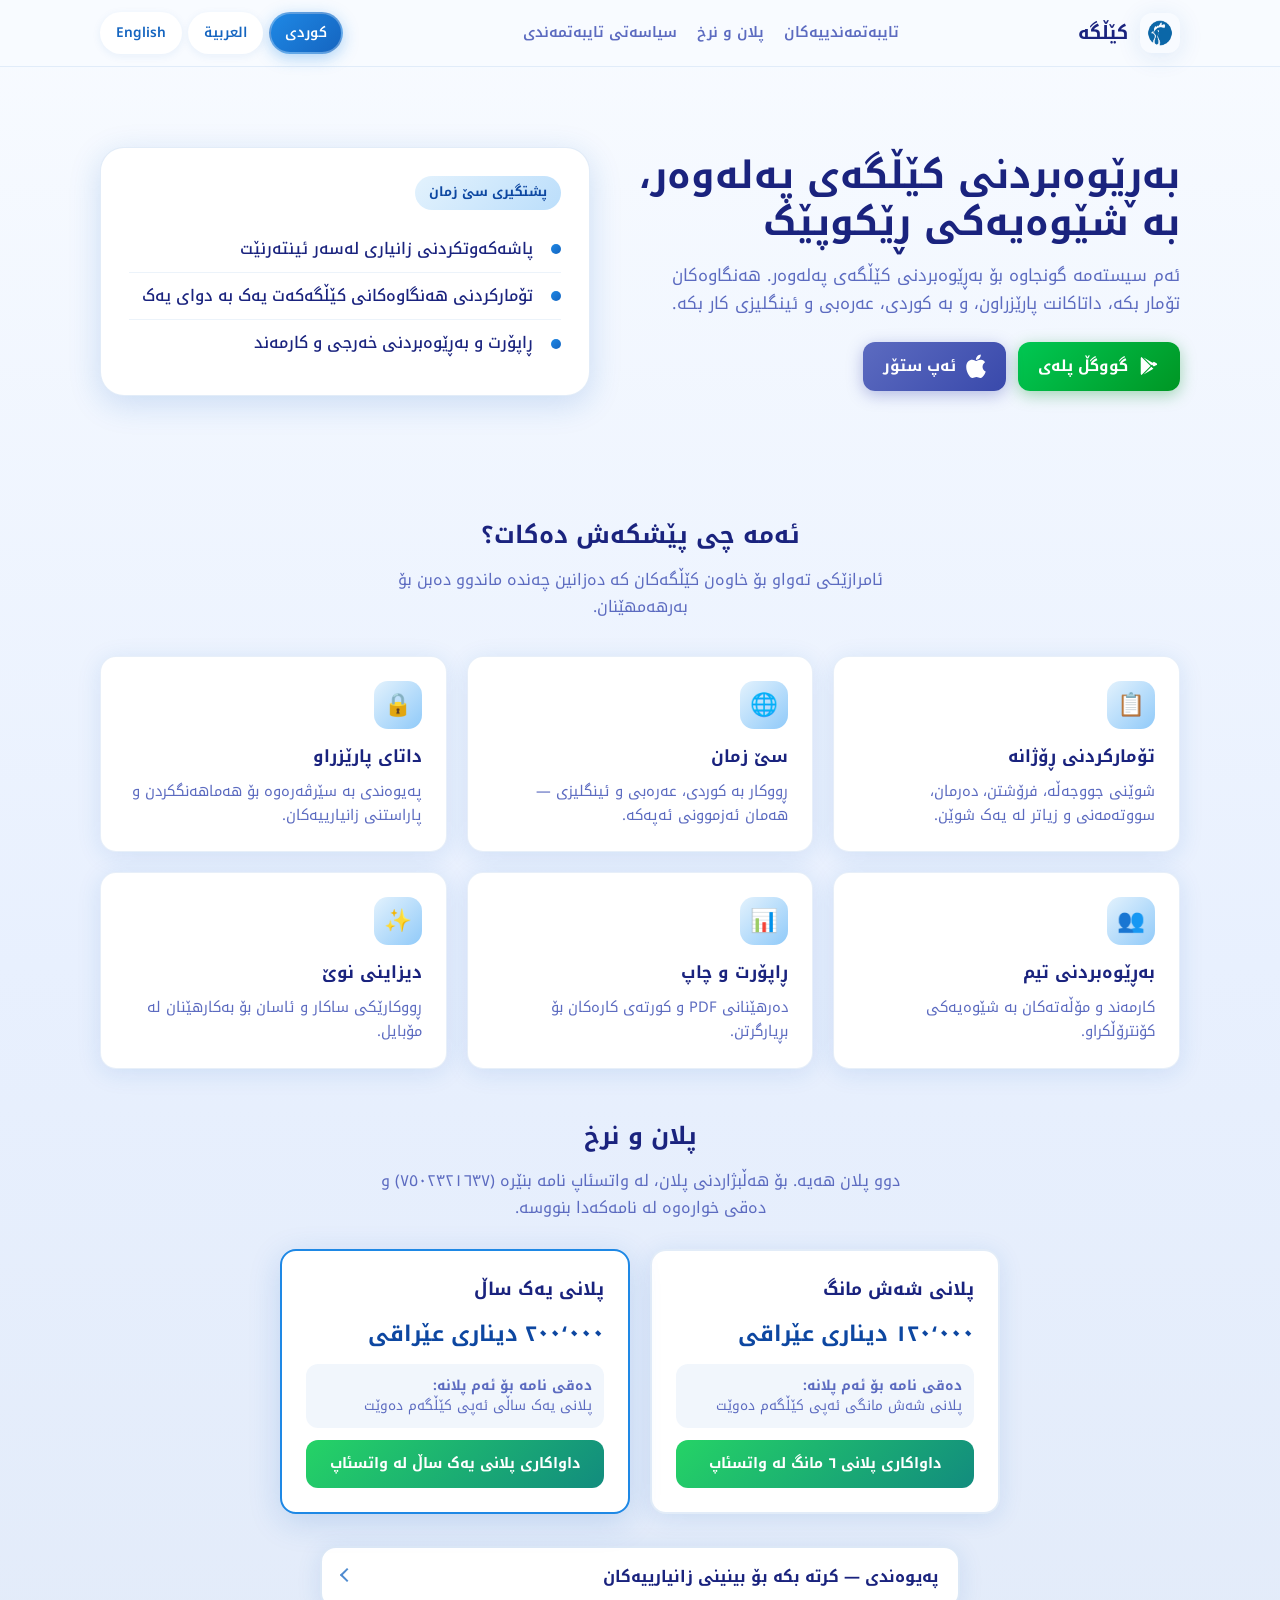
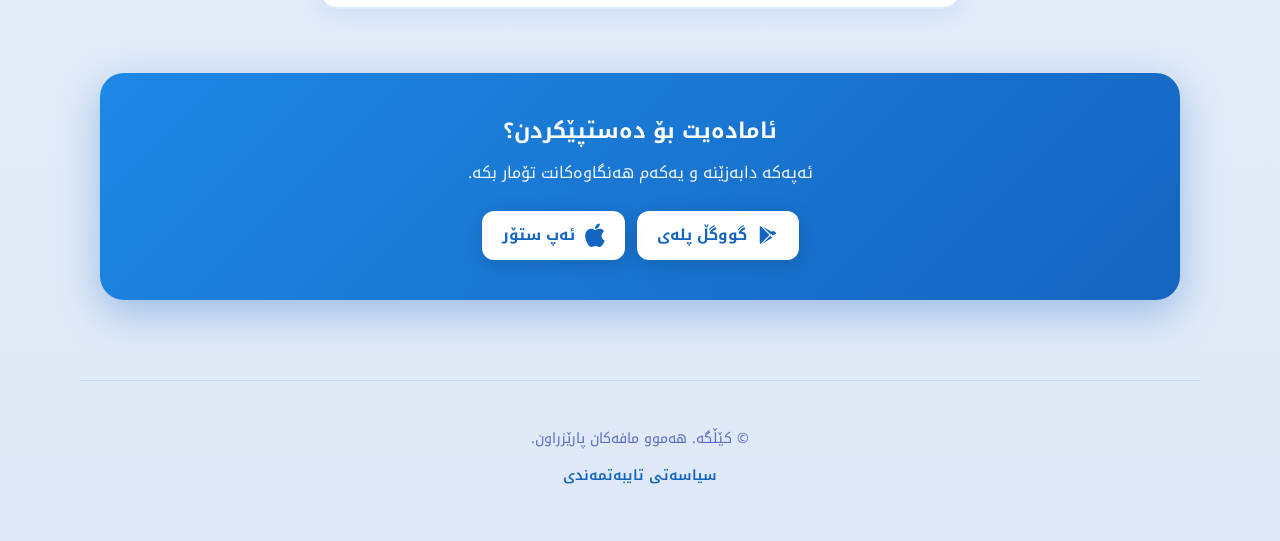
<file: index.html>
<!DOCTYPE html>
<html lang="ckb" dir="rtl">
  <head>
    <meta charset="utf-8" />
    <meta name="viewport" content="width=device-width, initial-scale=1" />
    <meta
      name="description"
      content="Kelga — broiler farm management (KU/AR/EN). Plans from 120,000 IQD. Google Play & App Store."
    />
    <title>کێڵگە</title>
    <link rel="preconnect" href="https://fonts.googleapis.com" />
    <link rel="preconnect" href="https://fonts.gstatic.com" crossorigin />
    <link
      href="https://fonts.googleapis.com/css2?family=Inter:wght@400;500;600;700&family=Noto+Kufi+Arabic:wght@400;500;600;700&display=swap"
      rel="stylesheet"
    />
    <link rel="stylesheet" href="css/styles.css" />
    <link rel="icon" href="assets/logo.png" type="image/png" />
  </head>
  <body>
    <header class="site-header">
      <div class="header-inner">
        <a class="brand" href="index.html">
          <img src="assets/logo.png" width="40" height="40" alt="" />
          <span data-i18n="brand">کێڵگە</span>
        </a>
        <nav class="nav-links" aria-label="Main">
          <a href="#features" data-i18n="navFeatures">تایبەتمەندییەکان</a>
          <a href="#pricing" data-i18n="navPricing">پلان و نرخ</a>
          <a href="privacy.html" data-i18n="navPrivacy">سیاسەتی تایبەتمەندی</a>
        </nav>
        <div class="lang-switch" role="group" aria-label="Language">
          <button type="button" data-lang="ku" aria-pressed="true">کوردی</button>
          <button type="button" data-lang="ar" aria-pressed="false">العربية</button>
          <button type="button" data-lang="en" aria-pressed="false">English</button>
        </div>
      </div>
    </header>

    <main>
      <section class="hero">
        <div class="hero-copy">
          <h1 data-i18n="heroTitle">بەڕێوەبردنی کێڵگەی پەلەوەر، بە شێوەیەکی ڕێکوپێک</h1>
          <p class="tagline" data-i18n="heroSub"></p>
          <div class="store-row">
            <a
              class="btn-store btn-store--play"
              id="link-play"
              href="https://play.google.com/store/apps/details?id=com.karoxghafoor.kelga"
              target="_blank"
              rel="noopener noreferrer"
            >
              <svg width="22" height="22" viewBox="0 0 24 24" fill="currentColor" aria-hidden="true">
                <path
                  d="M3 20.5v-17c0-.59.34-1.11.84-1.35L13.69 12l-9.85 9.85c-.5-.24-.84-.76-.84-1.35zm13.81-5.38L6.05 21.34l8.49-8.49 2.27 2.27zm3.35-4.31l-2.91 1.68-2.63-2.63 2.63-2.63 2.91 1.68c.91.53.91 1.83 0 2.36zM6.05 2.66l10.76 6.22-2.27 2.27L6.05 2.66z"
                />
              </svg>
              <span data-i18n="dlPlay">گووگڵ پلەی</span>
            </a>
            <a
              class="btn-store btn-store--ios"
              id="link-ios"
              href="https://apps.apple.com/us/search?term=Kelga&entity=software"
              target="_blank"
              rel="noopener noreferrer"
            >
              <svg width="20" height="24" viewBox="0 0 814 1000" fill="currentColor" aria-hidden="true">
                <path
                  d="M788.1 340.9c-5.8 4.5-108.2 62.2-108.2 190.5 0 148.4 130.3 200.9 134.2 202.2-.6 3.2-20.7 71.9-68.7 141.9-42.8 61.6-87.5 123.1-155.5 123.1s-85.5-39.5-164-39.5c-76.5 0-103.3 40.8-165.9 40.8s-105.6-57-155.5-127C46.5 790.4 0 663 0 541.8c0-194.4 126.4-297.5 250.8-297.5 66.2 0 121.7 43.4 163.4 43.4 39.8 0 101.1-46 176.3-46 28.5 0 130.9 2.6 198.3 99.2zm-234-163.3c31.4-37.5 53.1-88.1 53.1-139.3 0-7.1-.6-14.3-1.9-20.1-50.6 1.9-110.8 33.7-147.1 75.8-28.5 32.4-55.1 83.6-55.1 133.9 0 7.8 1.3 15.6 1.9 18.1 1.3.6 3.9 1.3 6.5 1.3 45.5 0 102.6-30.4 142.5-69.7z"
                />
              </svg>
              <span data-i18n="dlIos">ئەپ ستۆر</span>
            </a>
          </div>
        </div>
        <div class="hero-visual">
          <div class="hero-card">
            <span class="badge" data-i18n="heroBadge">پشتگیری سێ زمان</span>
            <ul>
              <li data-i18n="li1"></li>
              <li data-i18n="li2"></li>
              <li data-i18n="li3"></li>
            </ul>
          </div>
        </div>
      </section>

      <h2 class="section-title" id="features" data-i18n="sectionFeatures">ئەمە چی پێشکەش دەکات؟</h2>
      <p class="section-sub" data-i18n="sectionFeaturesSub"></p>

      <div class="features">
        <article class="feature-card">
          <div class="icon" aria-hidden="true">📋</div>
          <h3 data-i18n="f1t"></h3>
          <p data-i18n="f1d"></p>
        </article>
        <article class="feature-card">
          <div class="icon" aria-hidden="true">🌐</div>
          <h3 data-i18n="f2t"></h3>
          <p data-i18n="f2d"></p>
        </article>
        <article class="feature-card">
          <div class="icon" aria-hidden="true">🔒</div>
          <h3 data-i18n="f3t"></h3>
          <p data-i18n="f3d"></p>
        </article>
        <article class="feature-card">
          <div class="icon" aria-hidden="true">👥</div>
          <h3 data-i18n="f4t"></h3>
          <p data-i18n="f4d"></p>
        </article>
        <article class="feature-card">
          <div class="icon" aria-hidden="true">📊</div>
          <h3 data-i18n="f5t"></h3>
          <p data-i18n="f5d"></p>
        </article>
        <article class="feature-card">
          <div class="icon" aria-hidden="true">✨</div>
          <h3 data-i18n="f6t"></h3>
          <p data-i18n="f6d"></p>
        </article>
      </div>

      <section id="pricing" class="pricing-section">
        <h2 class="section-title" data-i18n="sectionPricing">پلان و نرخ</h2>
        <p class="pricing-intro" data-i18n="sectionPricingSub"></p>
        <div class="pricing-grid">
          <article class="plan-card">
            <h3 data-i18n="plan6Title"></h3>
            <p class="price" data-i18n="plan6Price"></p>
            <p class="plan-msg">
              <strong data-i18n="plan6MsgLabel"></strong><br />
              <span data-i18n="plan6Msg"></span>
            </p>
            <a
              class="btn-whatsapp"
              id="link-whatsapp-6"
              href="https://wa.me/9647502321637"
              target="_blank"
              rel="noopener noreferrer"
            >
              <span data-i18n="btnWhatsApp6"></span>
            </a>
          </article>
          <article class="plan-card plan-card--featured">
            <h3 data-i18n="plan12Title"></h3>
            <p class="price" data-i18n="plan12Price"></p>
            <p class="plan-msg">
              <strong data-i18n="plan12MsgLabel"></strong><br />
              <span data-i18n="plan12Msg"></span>
            </p>
            <a
              class="btn-whatsapp"
              id="link-whatsapp-12"
              href="https://wa.me/9647502321637"
              target="_blank"
              rel="noopener noreferrer"
            >
              <span data-i18n="btnWhatsApp12"></span>
            </a>
          </article>
        </div>

        <details class="contact-disclosure">
          <summary class="contact-disclosure__summary">
            <span data-i18n="contactToggle">پەیوەندی — کرتە بکە بۆ بینینی زانیارییەکان</span>
            <span class="contact-disclosure__chev" aria-hidden="true"></span>
          </summary>
          <div class="contact-block contact-block--panel">
            <h3 data-i18n="contactTitle"></h3>
            <ul class="contact-list">
              <li>
                <span class="label" data-i18n="contactEmailLabel"></span>
                <a id="link-email" href="mailto:karox.ghafoor@gmail.com">karox.ghafoor@gmail.com</a>
              </li>
              <li>
                <span class="label" data-i18n="contactWhatsAppLabel"></span>
                <a
                  id="link-whatsapp-contact"
                  href="https://wa.me/9647502321637"
                  target="_blank"
                  rel="noopener noreferrer"
                  >7502321637</a
                >
              </li>
              <li>
                <span class="label" data-i18n="contactTelegramLabel"></span>
                <a href="https://t.me/+9647502321637" target="_blank" rel="noopener noreferrer">7502321637</a>
              </li>
              <li>
                <span class="label" data-i18n="contactFacebookLabel"></span>
                <a id="link-facebook" href="https://www.facebook.com/systemkelga" target="_blank" rel="noopener noreferrer"
                  >facebook.com/systemkelga</a
                >
              </li>
            </ul>
          </div>
        </details>
      </section>

      <section class="cta-band">
        <h2 data-i18n="ctaTitle"></h2>
        <p data-i18n="ctaSub"></p>
        <div class="store-row">
          <a
            class="btn-store btn-store--play"
            href="https://play.google.com/store/apps/details?id=com.karoxghafoor.kelga"
            target="_blank"
            rel="noopener noreferrer"
            data-cta-play
          >
            <svg width="22" height="22" viewBox="0 0 24 24" fill="currentColor" aria-hidden="true">
              <path
                d="M3 20.5v-17c0-.59.34-1.11.84-1.35L13.69 12l-9.85 9.85c-.5-.24-.84-.76-.84-1.35zm13.81-5.38L6.05 21.34l8.49-8.49 2.27 2.27zm3.35-4.31l-2.91 1.68-2.63-2.63 2.63-2.63 2.91 1.68c.91.53.91 1.83 0 2.36zM6.05 2.66l10.76 6.22-2.27 2.27L6.05 2.66z"
              />
            </svg>
            <span data-i18n="dlPlay">گووگڵ پلەی</span>
          </a>
          <a
            class="btn-store btn-store--ios"
            href="https://apps.apple.com/us/search?term=Kelga&entity=software"
            target="_blank"
            rel="noopener noreferrer"
            data-cta-ios
          >
            <svg width="20" height="24" viewBox="0 0 814 1000" fill="currentColor" aria-hidden="true">
              <path
                d="M788.1 340.9c-5.8 4.5-108.2 62.2-108.2 190.5 0 148.4 130.3 200.9 134.2 202.2-.6 3.2-20.7 71.9-68.7 141.9-42.8 61.6-87.5 123.1-155.5 123.1s-85.5-39.5-164-39.5c-76.5 0-103.3 40.8-165.9 40.8s-105.6-57-155.5-127C46.5 790.4 0 663 0 541.8c0-194.4 126.4-297.5 250.8-297.5 66.2 0 121.7 43.4 163.4 43.4 39.8 0 101.1-46 176.3-46 28.5 0 130.9 2.6 198.3 99.2zm-234-163.3c31.4-37.5 53.1-88.1 53.1-139.3 0-7.1-.6-14.3-1.9-20.1-50.6 1.9-110.8 33.7-147.1 75.8-28.5 32.4-55.1 83.6-55.1 133.9 0 7.8 1.3 15.6 1.9 18.1 1.3.6 3.9 1.3 6.5 1.3 45.5 0 102.6-30.4 142.5-69.7z"
              />
            </svg>
            <span data-i18n="dlIos">ئەپ ستۆر</span>
          </a>
        </div>
      </section>
    </main>

    <footer class="site-footer">
      <p data-i18n="footerCopy"></p>
      <p><a href="privacy.html" data-i18n="navPrivacy"></a></p>
    </footer>

    <script src="js/i18n.js"></script>
    <script>
      KelgaI18n.init();
    </script>
  </body>
</html>
</file>
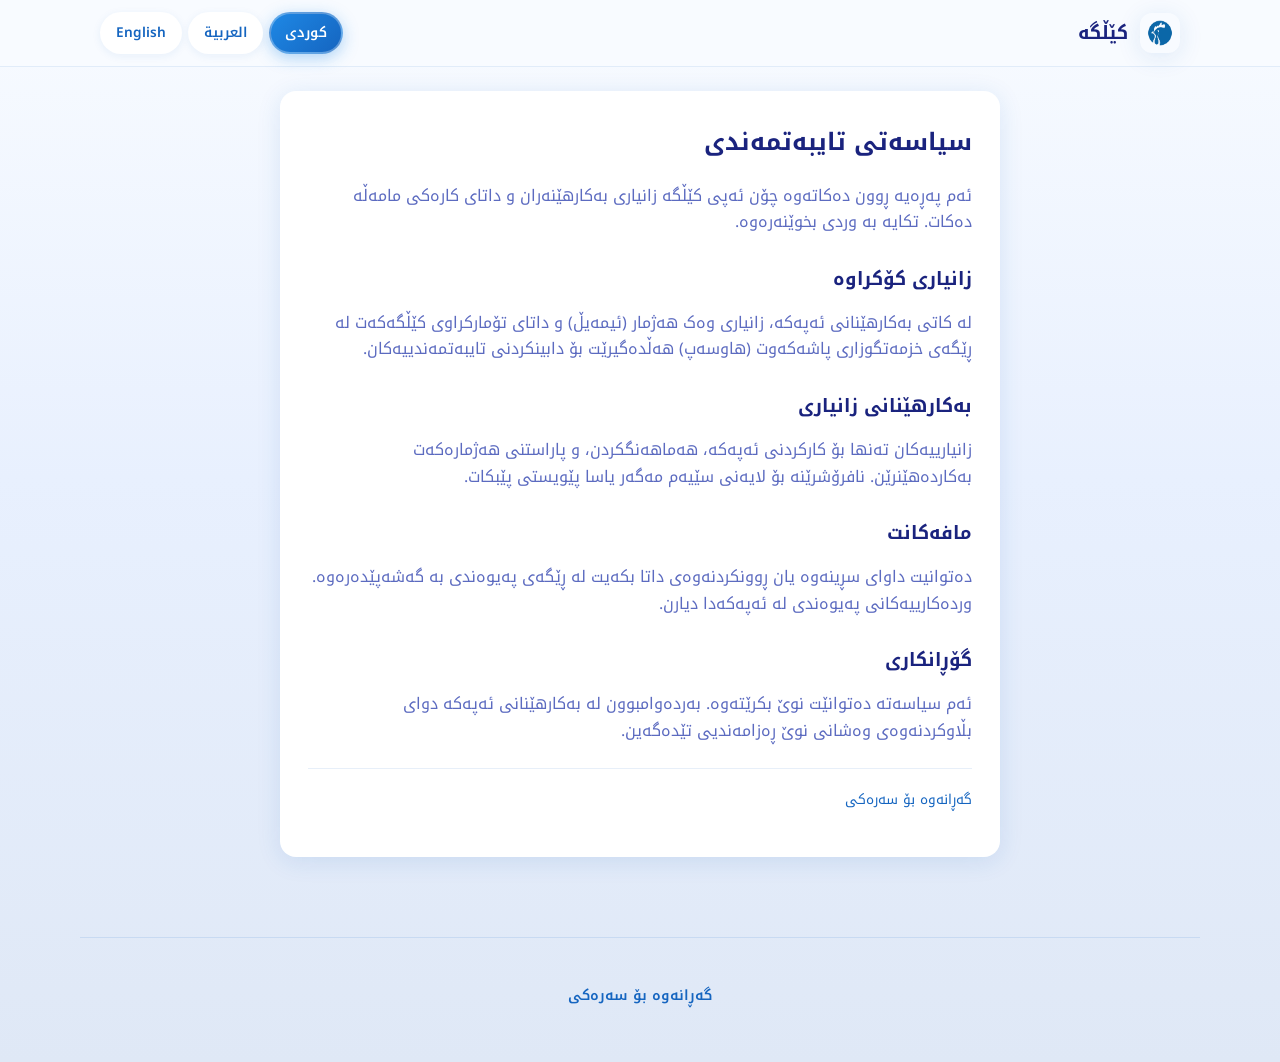
<file: privacy.html>
<!DOCTYPE html>
<html lang="ckb" dir="rtl">
  <head>
    <meta charset="utf-8" />
    <meta name="viewport" content="width=device-width, initial-scale=1" />
    <title>سیاسەتی تایبەتمەندی — کێڵگە</title>
    <link rel="preconnect" href="https://fonts.googleapis.com" />
    <link rel="preconnect" href="https://fonts.gstatic.com" crossorigin />
    <link
      href="https://fonts.googleapis.com/css2?family=Inter:wght@400;500;600;700&family=Noto+Kufi+Arabic:wght@400;500;600;700&display=swap"
      rel="stylesheet"
    />
    <link rel="stylesheet" href="css/styles.css" />
    <link rel="icon" href="assets/logo.png" type="image/png" />
  </head>
  <body>
    <header class="site-header">
      <div class="header-inner">
        <a class="brand" href="index.html">
          <img src="assets/logo.png" width="40" height="40" alt="" />
          <span data-i18n="brand">کێڵگە</span>
        </a>
        <div class="lang-switch" role="group" aria-label="Language">
          <button type="button" data-lang="ku" aria-pressed="true">کوردی</button>
          <button type="button" data-lang="ar" aria-pressed="false">العربية</button>
          <button type="button" data-lang="en" aria-pressed="false">English</button>
        </div>
      </div>
    </header>

    <main style="padding-top: 24px">
      <article class="prose">
        <h1 data-i18n="h1">سیاسەتی تایبەتمەندی</h1>
        <p data-i18n="lead"></p>
        <h2 data-i18n="s1h"></h2>
        <p data-i18n="s1p"></p>
        <h2 data-i18n="s2h"></h2>
        <p data-i18n="s2p"></p>
        <h2 data-i18n="s3h"></h2>
        <p data-i18n="s3p"></p>
        <h2 data-i18n="s4h"></h2>
        <p data-i18n="s4p"></p>
        <p class="lang-note"><a href="index.html" data-i18n="back"></a></p>
      </article>
    </main>

    <footer class="site-footer">
      <p><a href="index.html" data-i18n="back"></a></p>
    </footer>

    <script src="js/i18n.js"></script>
    <script>
      KelgaI18n.initPrivacy();
    </script>
  </body>
</html>
</file>
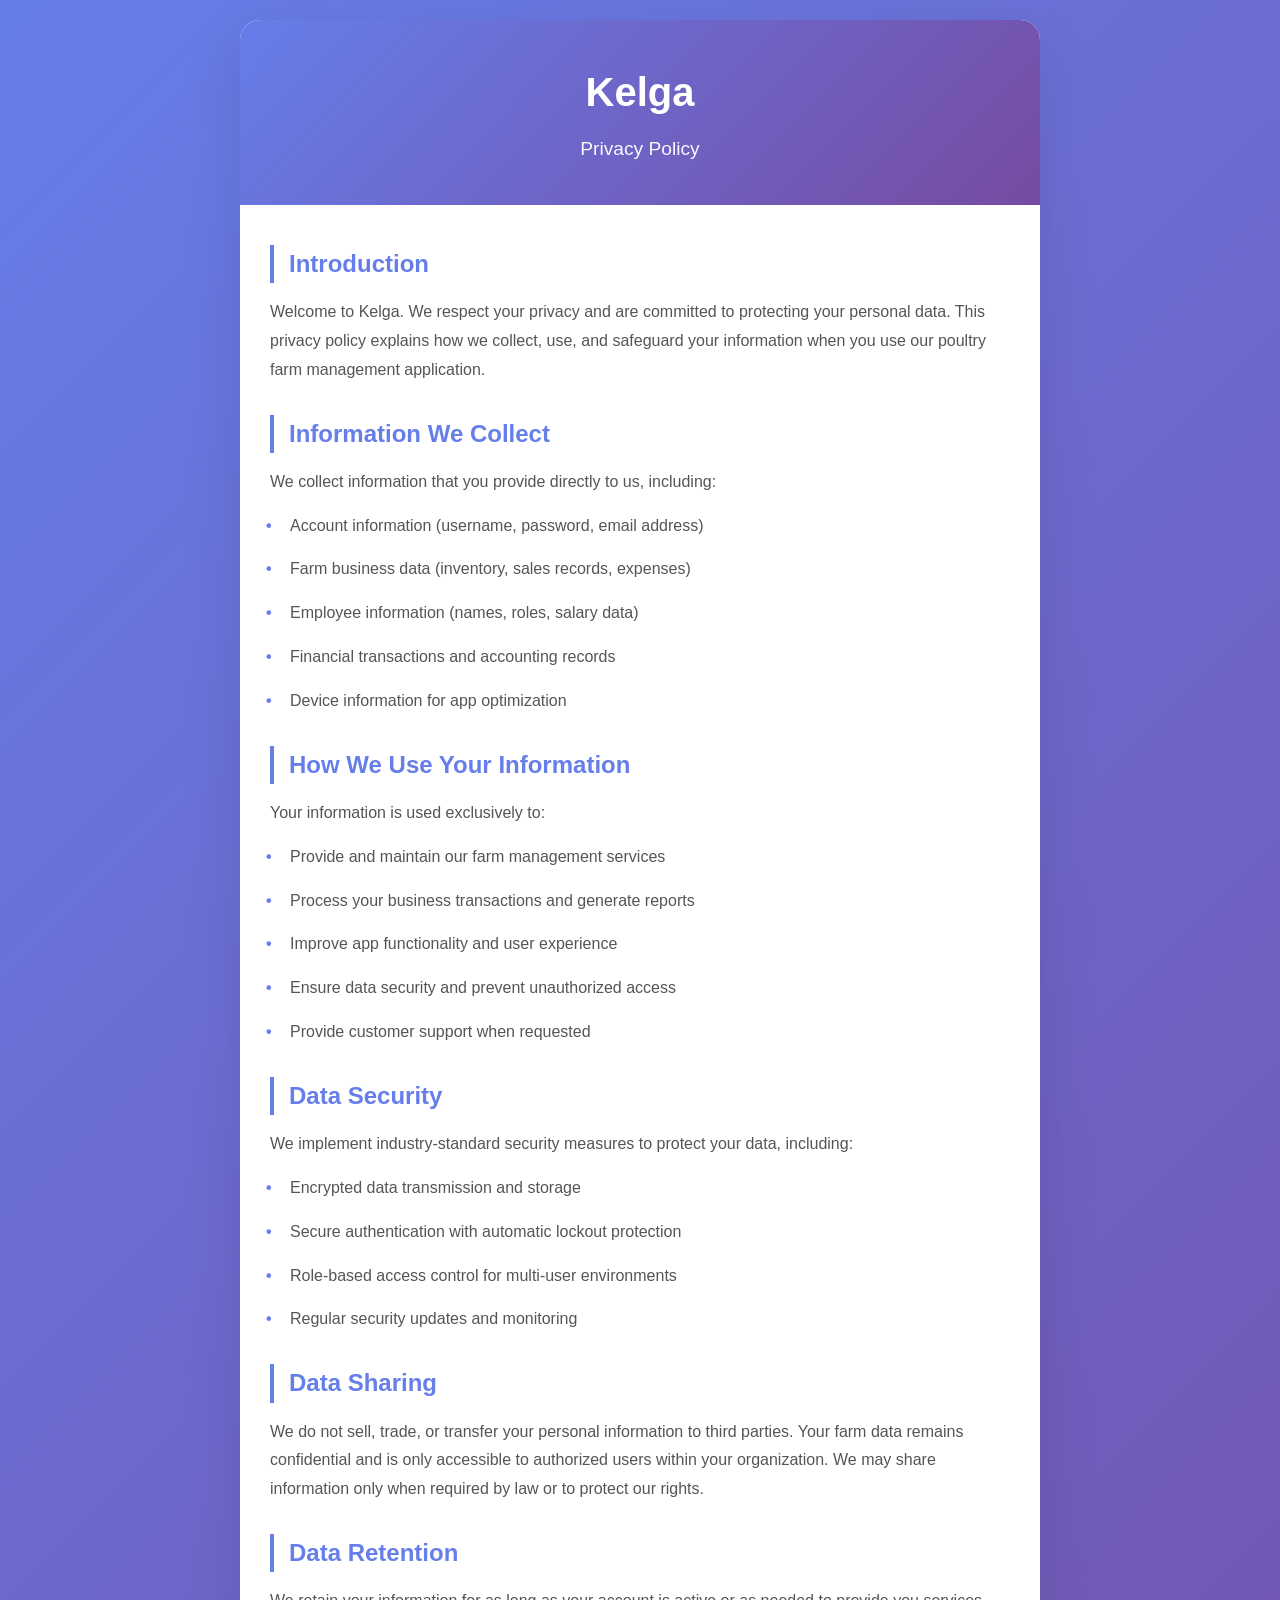
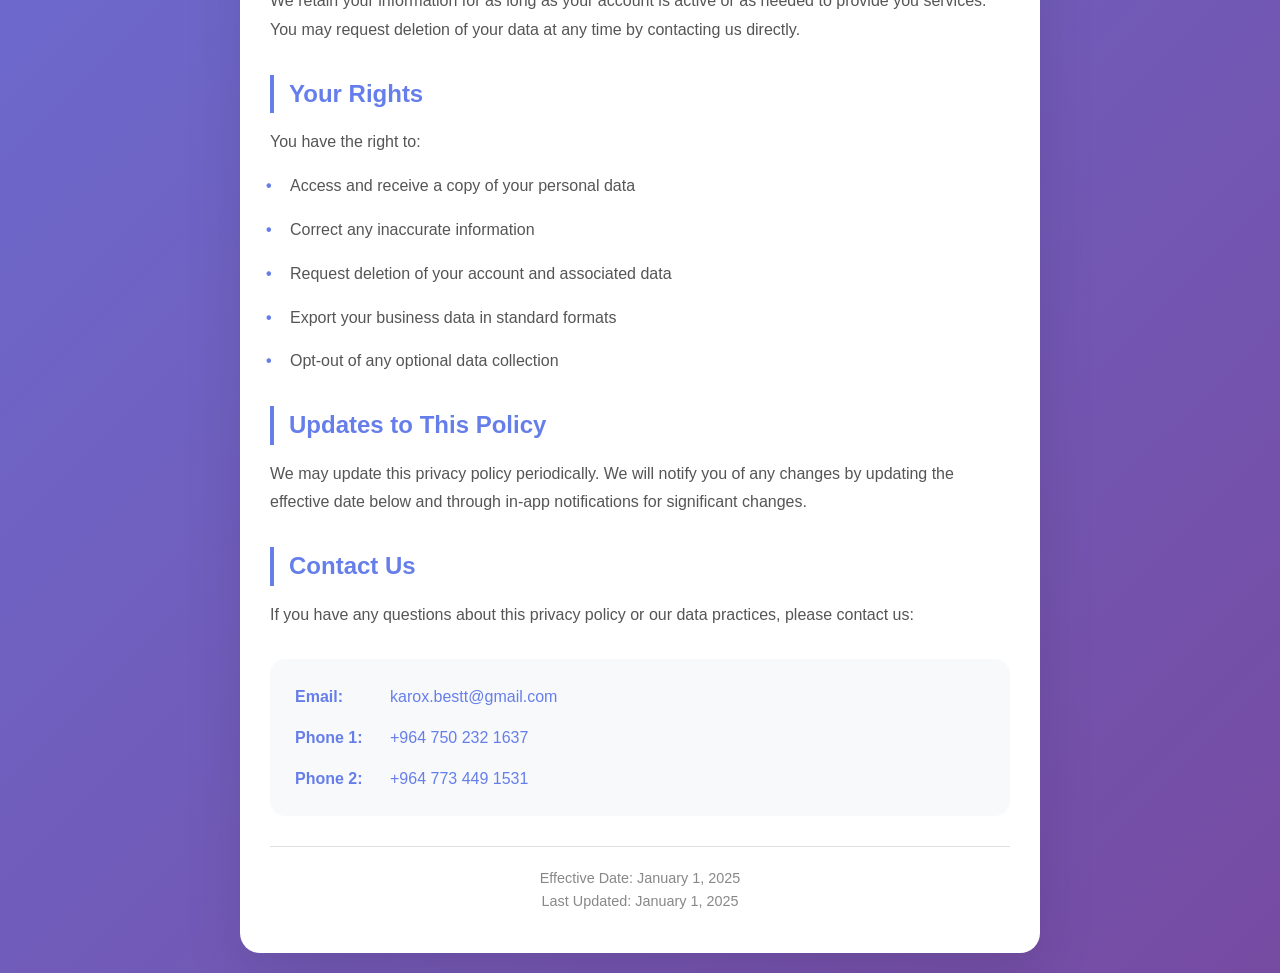
<file: privacy_policy.html>
<!DOCTYPE html>
<html lang="en">
<head>
    <meta charset="UTF-8">
    <meta name="viewport" content="width=device-width, initial-scale=1.0">
    <title>Privacy Policy - Kelga</title>
    <style>
        * {
            margin: 0;
            padding: 0;
            box-sizing: border-box;
        }
        
        body {
            font-family: -apple-system, BlinkMacSystemFont, 'Segoe UI', Roboto, Oxygen, Ubuntu, sans-serif;
            line-height: 1.6;
            color: #333;
            background: linear-gradient(135deg, #667eea 0%, #764ba2 100%);
            min-height: 100vh;
            padding: 20px;
        }
        
        .container {
            max-width: 800px;
            margin: 0 auto;
            background: white;
            border-radius: 20px;
            box-shadow: 0 20px 60px rgba(0,0,0,0.1);
            overflow: hidden;
        }
        
        .header {
            background: linear-gradient(135deg, #667eea 0%, #764ba2 100%);
            color: white;
            padding: 40px 30px;
            text-align: center;
        }
        
        .app-name {
            font-size: 2.5em;
            font-weight: bold;
            margin-bottom: 10px;
        }
        
        .subtitle {
            font-size: 1.2em;
            opacity: 0.95;
        }
        
        .content {
            padding: 40px 30px;
        }
        
        h2 {
            color: #667eea;
            margin-top: 30px;
            margin-bottom: 15px;
            font-size: 1.5em;
            border-left: 4px solid #667eea;
            padding-left: 15px;
        }
        
        h2:first-child {
            margin-top: 0;
        }
        
        p, li {
            margin-bottom: 15px;
            color: #555;
            line-height: 1.8;
        }
        
        ul {
            list-style: none;
            padding-left: 20px;
        }
        
        ul li:before {
            content: "•";
            color: #667eea;
            font-weight: bold;
            display: inline-block;
            width: 1.5em;
            margin-left: -1.5em;
        }
        
        .contact-section {
            background: #f8f9fa;
            border-radius: 15px;
            padding: 25px;
            margin-top: 30px;
        }
        
        .contact-info {
            display: flex;
            flex-direction: column;
            gap: 15px;
        }
        
        .contact-item {
            display: flex;
            align-items: center;
            gap: 15px;
            color: #555;
        }
        
        .contact-label {
            font-weight: 600;
            color: #667eea;
            min-width: 80px;
        }
        
        .contact-value {
            color: #333;
        }
        
        a {
            color: #667eea;
            text-decoration: none;
            transition: color 0.3s ease;
        }
        
        a:hover {
            color: #764ba2;
            text-decoration: underline;
        }
        
        .effective-date {
            text-align: center;
            color: #888;
            font-size: 0.9em;
            margin-top: 30px;
            padding-top: 20px;
            border-top: 1px solid #e0e0e0;
        }
        
        @media (max-width: 600px) {
            .container {
                border-radius: 0;
            }
            
            body {
                padding: 0;
            }
            
            .content {
                padding: 30px 20px;
            }
            
            .app-name {
                font-size: 2em;
            }
            
            .contact-item {
                flex-direction: column;
                align-items: flex-start;
                gap: 5px;
            }
        }
    </style>
</head>
<body>
    <div class="container">
        <div class="header">
            <div class="app-name">Kelga</div>
            <div class="subtitle">Privacy Policy</div>
        </div>
        
        <div class="content">
            <h2>Introduction</h2>
            <p>Welcome to Kelga. We respect your privacy and are committed to protecting your personal data. This privacy policy explains how we collect, use, and safeguard your information when you use our poultry farm management application.</p>
            
            <h2>Information We Collect</h2>
            <p>We collect information that you provide directly to us, including:</p>
            <ul>
                <li>Account information (username, password, email address)</li>
                <li>Farm business data (inventory, sales records, expenses)</li>
                <li>Employee information (names, roles, salary data)</li>
                <li>Financial transactions and accounting records</li>
                <li>Device information for app optimization</li>
            </ul>
            
            <h2>How We Use Your Information</h2>
            <p>Your information is used exclusively to:</p>
            <ul>
                <li>Provide and maintain our farm management services</li>
                <li>Process your business transactions and generate reports</li>
                <li>Improve app functionality and user experience</li>
                <li>Ensure data security and prevent unauthorized access</li>
                <li>Provide customer support when requested</li>
            </ul>
            
            <h2>Data Security</h2>
            <p>We implement industry-standard security measures to protect your data, including:</p>
            <ul>
                <li>Encrypted data transmission and storage</li>
                <li>Secure authentication with automatic lockout protection</li>
                <li>Role-based access control for multi-user environments</li>
                <li>Regular security updates and monitoring</li>
            </ul>
            
            <h2>Data Sharing</h2>
            <p>We do not sell, trade, or transfer your personal information to third parties. Your farm data remains confidential and is only accessible to authorized users within your organization. We may share information only when required by law or to protect our rights.</p>
            
            <h2>Data Retention</h2>
            <p>We retain your information for as long as your account is active or as needed to provide you services. You may request deletion of your data at any time by contacting us directly.</p>
            
            <h2>Your Rights</h2>
            <p>You have the right to:</p>
            <ul>
                <li>Access and receive a copy of your personal data</li>
                <li>Correct any inaccurate information</li>
                <li>Request deletion of your account and associated data</li>
                <li>Export your business data in standard formats</li>
                <li>Opt-out of any optional data collection</li>
            </ul>
            
            <h2>Updates to This Policy</h2>
            <p>We may update this privacy policy periodically. We will notify you of any changes by updating the effective date below and through in-app notifications for significant changes.</p>
            
            <h2>Contact Us</h2>
            <p>If you have any questions about this privacy policy or our data practices, please contact us:</p>
            
            <div class="contact-section">
                <div class="contact-info">
                    <div class="contact-item">
                        <span class="contact-label">Email:</span>
                        <span class="contact-value"><a href="mailto:karox.bestt@gmail.com">karox.bestt@gmail.com</a></span>
                    </div>
                    <div class="contact-item">
                        <span class="contact-label">Phone 1:</span>
                        <span class="contact-value"><a href="tel:+9647502321637">+964 750 232 1637</a></span>
                    </div>
                    <div class="contact-item">
                        <span class="contact-label">Phone 2:</span>
                        <span class="contact-value"><a href="tel:+9647734491531">+964 773 449 1531</a></span>
                    </div>
                </div>
            </div>
            
            <div class="effective-date">
                Effective Date: January 1, 2025<br>
                Last Updated: January 1, 2025
            </div>
        </div>
    </div>
</body>
</html>
</file>
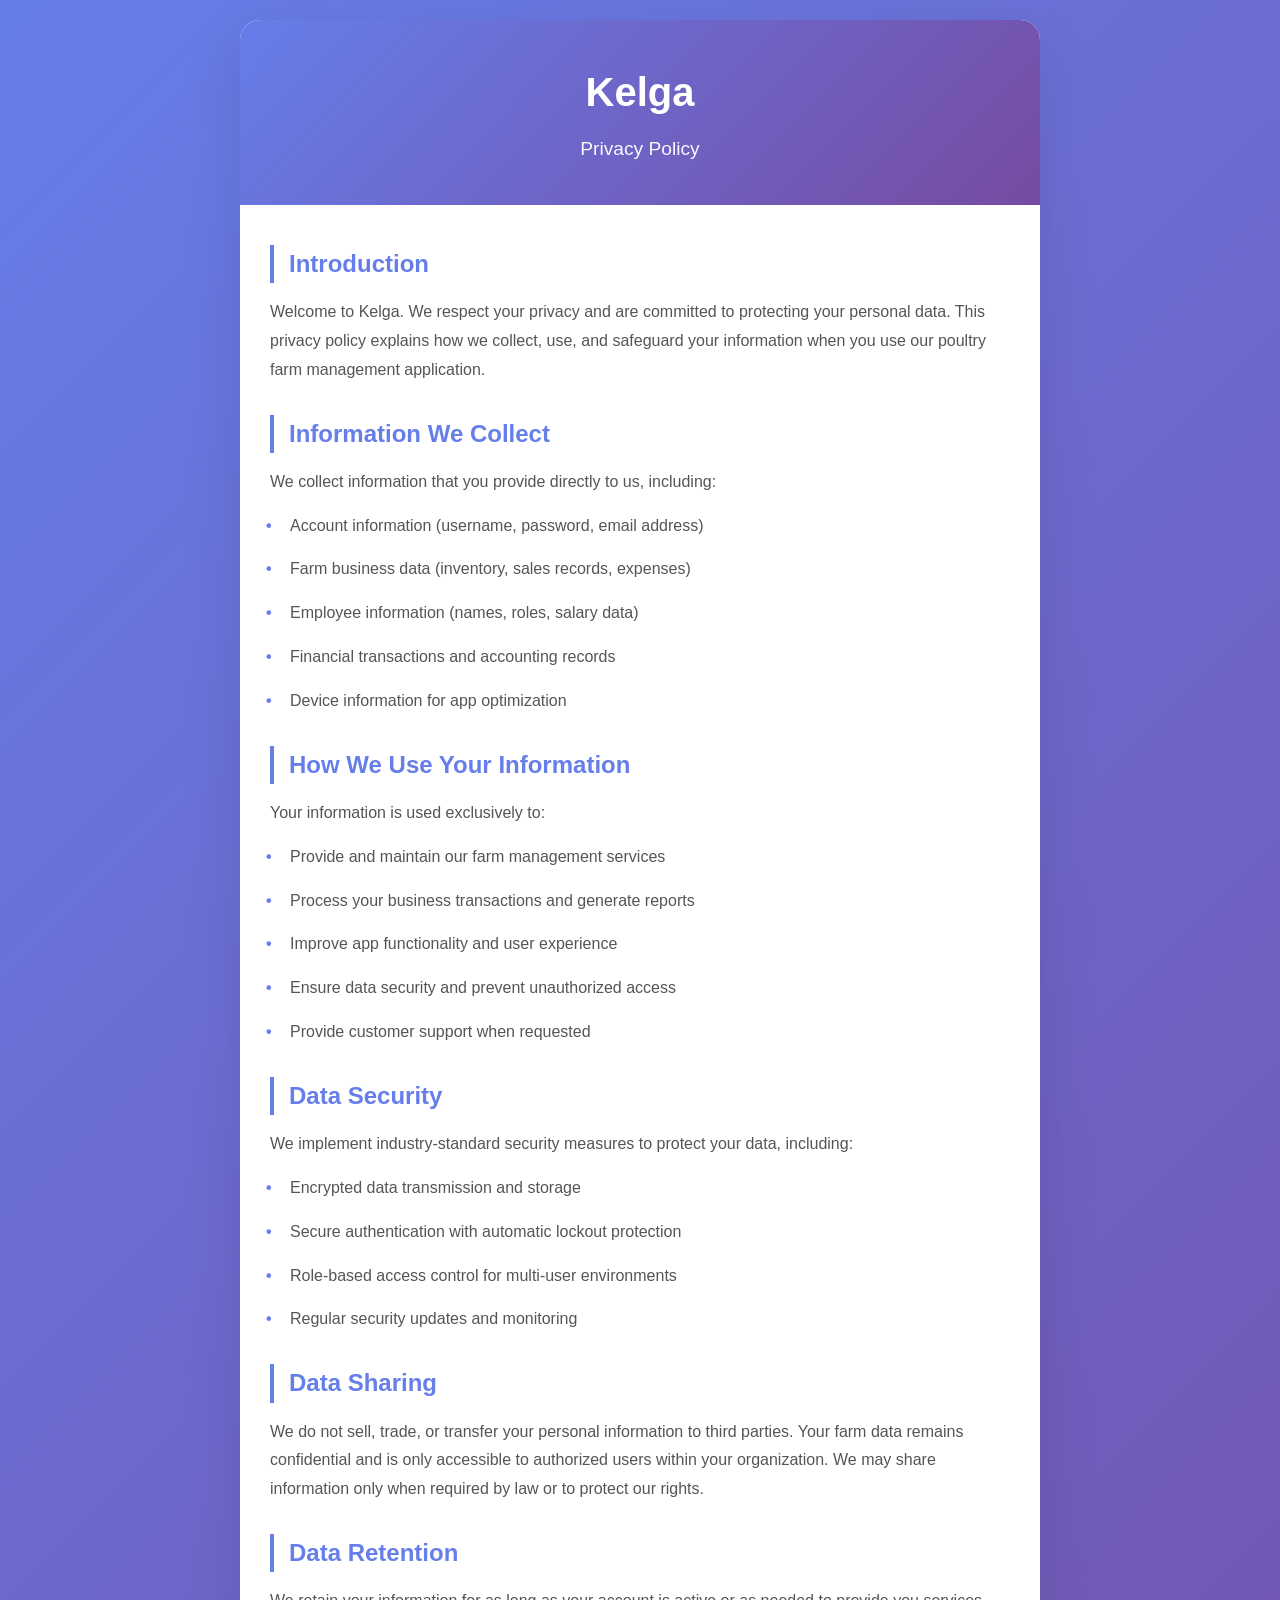
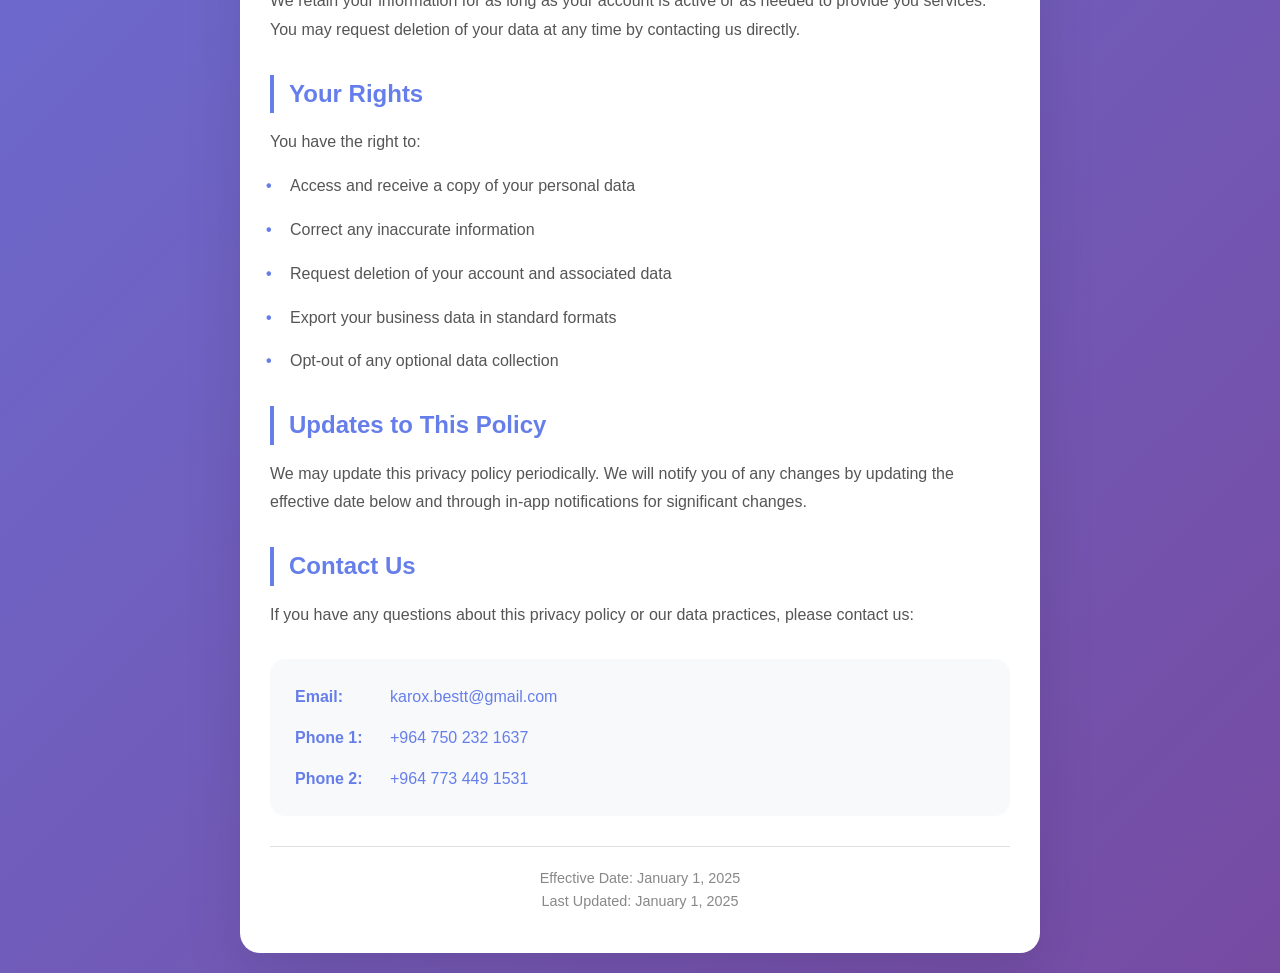
<file: privacypolicy.html>
<!DOCTYPE html>
<html lang="en">
<head>
    <meta charset="UTF-8">
    <meta name="viewport" content="width=device-width, initial-scale=1.0">
    <title>Privacy Policy</title>
    <style>
        * {
            margin: 0;
            padding: 0;
            box-sizing: border-box;
        }
        
        body {
            font-family: -apple-system, BlinkMacSystemFont, 'Segoe UI', Roboto, Oxygen, Ubuntu, sans-serif;
            line-height: 1.6;
            color: #333;
            background: linear-gradient(135deg, #667eea 0%, #764ba2 100%);
            min-height: 100vh;
            padding: 20px;
        }
        
        .container {
            max-width: 800px;
            margin: 0 auto;
            background: white;
            border-radius: 20px;
            box-shadow: 0 20px 60px rgba(0,0,0,0.1);
            overflow: hidden;
        }
        
        .header {
            background: linear-gradient(135deg, #667eea 0%, #764ba2 100%);
            color: white;
            padding: 40px 30px;
            text-align: center;
        }
        
        .app-name {
            font-size: 2.5em;
            font-weight: bold;
            margin-bottom: 10px;
        }
        
        .subtitle {
            font-size: 1.2em;
            opacity: 0.95;
        }
        
        .content {
            padding: 40px 30px;
        }
        
        h2 {
            color: #667eea;
            margin-top: 30px;
            margin-bottom: 15px;
            font-size: 1.5em;
            border-left: 4px solid #667eea;
            padding-left: 15px;
        }
        
        h2:first-child {
            margin-top: 0;
        }
        
        p, li {
            margin-bottom: 15px;
            color: #555;
            line-height: 1.8;
        }
        
        ul {
            list-style: none;
            padding-left: 20px;
        }
        
        ul li:before {
            content: "•";
            color: #667eea;
            font-weight: bold;
            display: inline-block;
            width: 1.5em;
            margin-left: -1.5em;
        }
        
        .contact-section {
            background: #f8f9fa;
            border-radius: 15px;
            padding: 25px;
            margin-top: 30px;
        }
        
        .contact-info {
            display: flex;
            flex-direction: column;
            gap: 15px;
        }
        
        .contact-item {
            display: flex;
            align-items: center;
            gap: 15px;
            color: #555;
        }
        
        .contact-label {
            font-weight: 600;
            color: #667eea;
            min-width: 80px;
        }
        
        .contact-value {
            color: #333;
        }
        
        a {
            color: #667eea;
            text-decoration: none;
            transition: color 0.3s ease;
        }
        
        a:hover {
            color: #764ba2;
            text-decoration: underline;
        }
        
        .effective-date {
            text-align: center;
            color: #888;
            font-size: 0.9em;
            margin-top: 30px;
            padding-top: 20px;
            border-top: 1px solid #e0e0e0;
        }
        
        @media (max-width: 600px) {
            .container {
                border-radius: 0;
            }
            
            body {
                padding: 0;
            }
            
            .content {
                padding: 30px 20px;
            }
            
            .app-name {
                font-size: 2em;
            }
            
            .contact-item {
                flex-direction: column;
                align-items: flex-start;
                gap: 5px;
            }
        }
    </style>
</head>
<body>
    <div class="container">
        <div class="header">
            <div class="app-name">Kelga</div>
            <div class="subtitle">Privacy Policy</div>
        </div>
        
        <div class="content">
            <h2>Introduction</h2>
            <p>Welcome to Kelga. We respect your privacy and are committed to protecting your personal data. This privacy policy explains how we collect, use, and safeguard your information when you use our poultry farm management application.</p>
            
            <h2>Information We Collect</h2>
            <p>We collect information that you provide directly to us, including:</p>
            <ul>
                <li>Account information (username, password, email address)</li>
                <li>Farm business data (inventory, sales records, expenses)</li>
                <li>Employee information (names, roles, salary data)</li>
                <li>Financial transactions and accounting records</li>
                <li>Device information for app optimization</li>
            </ul>
            
            <h2>How We Use Your Information</h2>
            <p>Your information is used exclusively to:</p>
            <ul>
                <li>Provide and maintain our farm management services</li>
                <li>Process your business transactions and generate reports</li>
                <li>Improve app functionality and user experience</li>
                <li>Ensure data security and prevent unauthorized access</li>
                <li>Provide customer support when requested</li>
            </ul>
            
            <h2>Data Security</h2>
            <p>We implement industry-standard security measures to protect your data, including:</p>
            <ul>
                <li>Encrypted data transmission and storage</li>
                <li>Secure authentication with automatic lockout protection</li>
                <li>Role-based access control for multi-user environments</li>
                <li>Regular security updates and monitoring</li>
            </ul>
            
            <h2>Data Sharing</h2>
            <p>We do not sell, trade, or transfer your personal information to third parties. Your farm data remains confidential and is only accessible to authorized users within your organization. We may share information only when required by law or to protect our rights.</p>
            
            <h2>Data Retention</h2>
            <p>We retain your information for as long as your account is active or as needed to provide you services. You may request deletion of your data at any time by contacting us directly.</p>
            
            <h2>Your Rights</h2>
            <p>You have the right to:</p>
            <ul>
                <li>Access and receive a copy of your personal data</li>
                <li>Correct any inaccurate information</li>
                <li>Request deletion of your account and associated data</li>
                <li>Export your business data in standard formats</li>
                <li>Opt-out of any optional data collection</li>
            </ul>
            
            <h2>Updates to This Policy</h2>
            <p>We may update this privacy policy periodically. We will notify you of any changes by updating the effective date below and through in-app notifications for significant changes.</p>
            
            <h2>Contact Us</h2>
            <p>If you have any questions about this privacy policy or our data practices, please contact us:</p>
            
            <div class="contact-section">
                <div class="contact-info">
                    <div class="contact-item">
                        <span class="contact-label">Email:</span>
                        <span class="contact-value"><a href="mailto:karox.bestt@gmail.com">karox.bestt@gmail.com</a></span>
                    </div>
                    <div class="contact-item">
                        <span class="contact-label">Phone 1:</span>
                        <span class="contact-value"><a href="tel:+9647502321637">+964 750 232 1637</a></span>
                    </div>
                    <div class="contact-item">
                        <span class="contact-label">Phone 2:</span>
                        <span class="contact-value"><a href="tel:+9647734491531">+964 773 449 1531</a></span>
                    </div>
                </div>
            </div>
            
            <div class="effective-date">
                Effective Date: January 1, 2025<br>
                Last Updated: January 1, 2025
            </div>
        </div>
    </div>
</body>
</html>
</file>
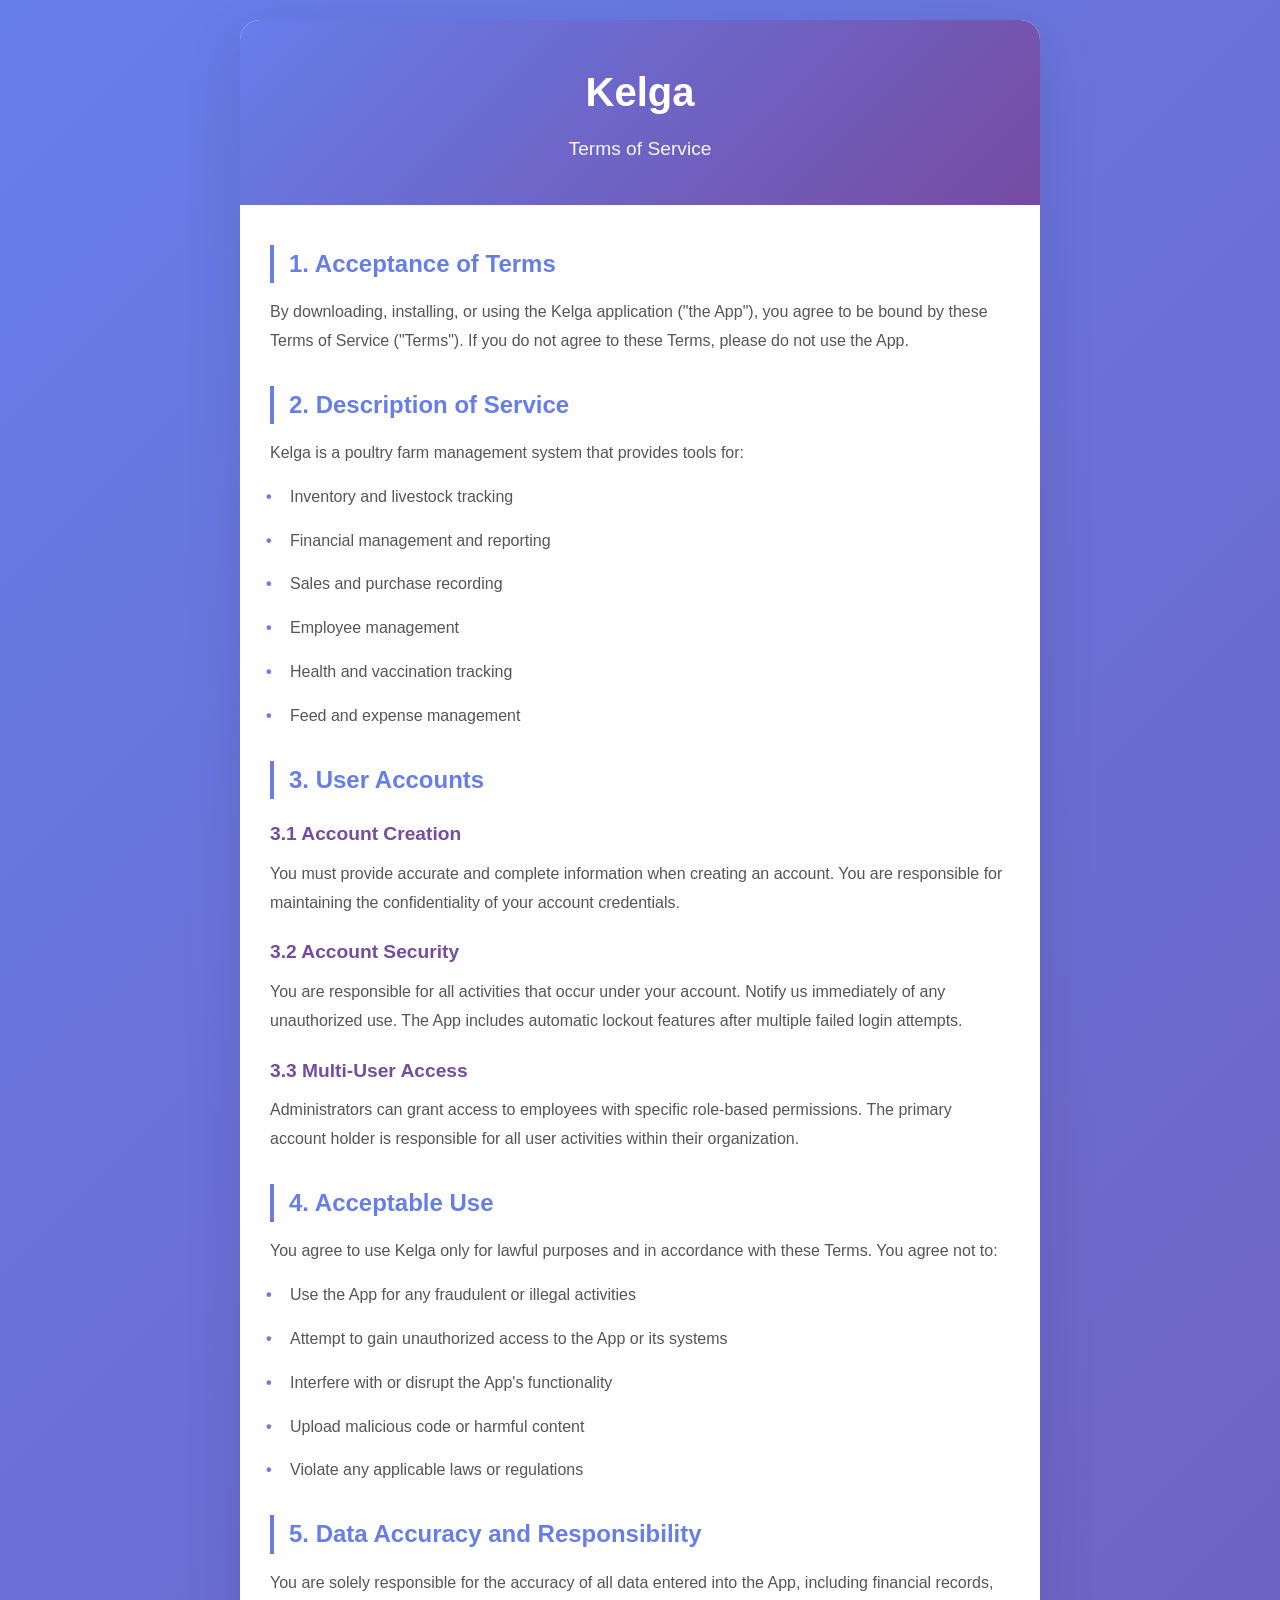
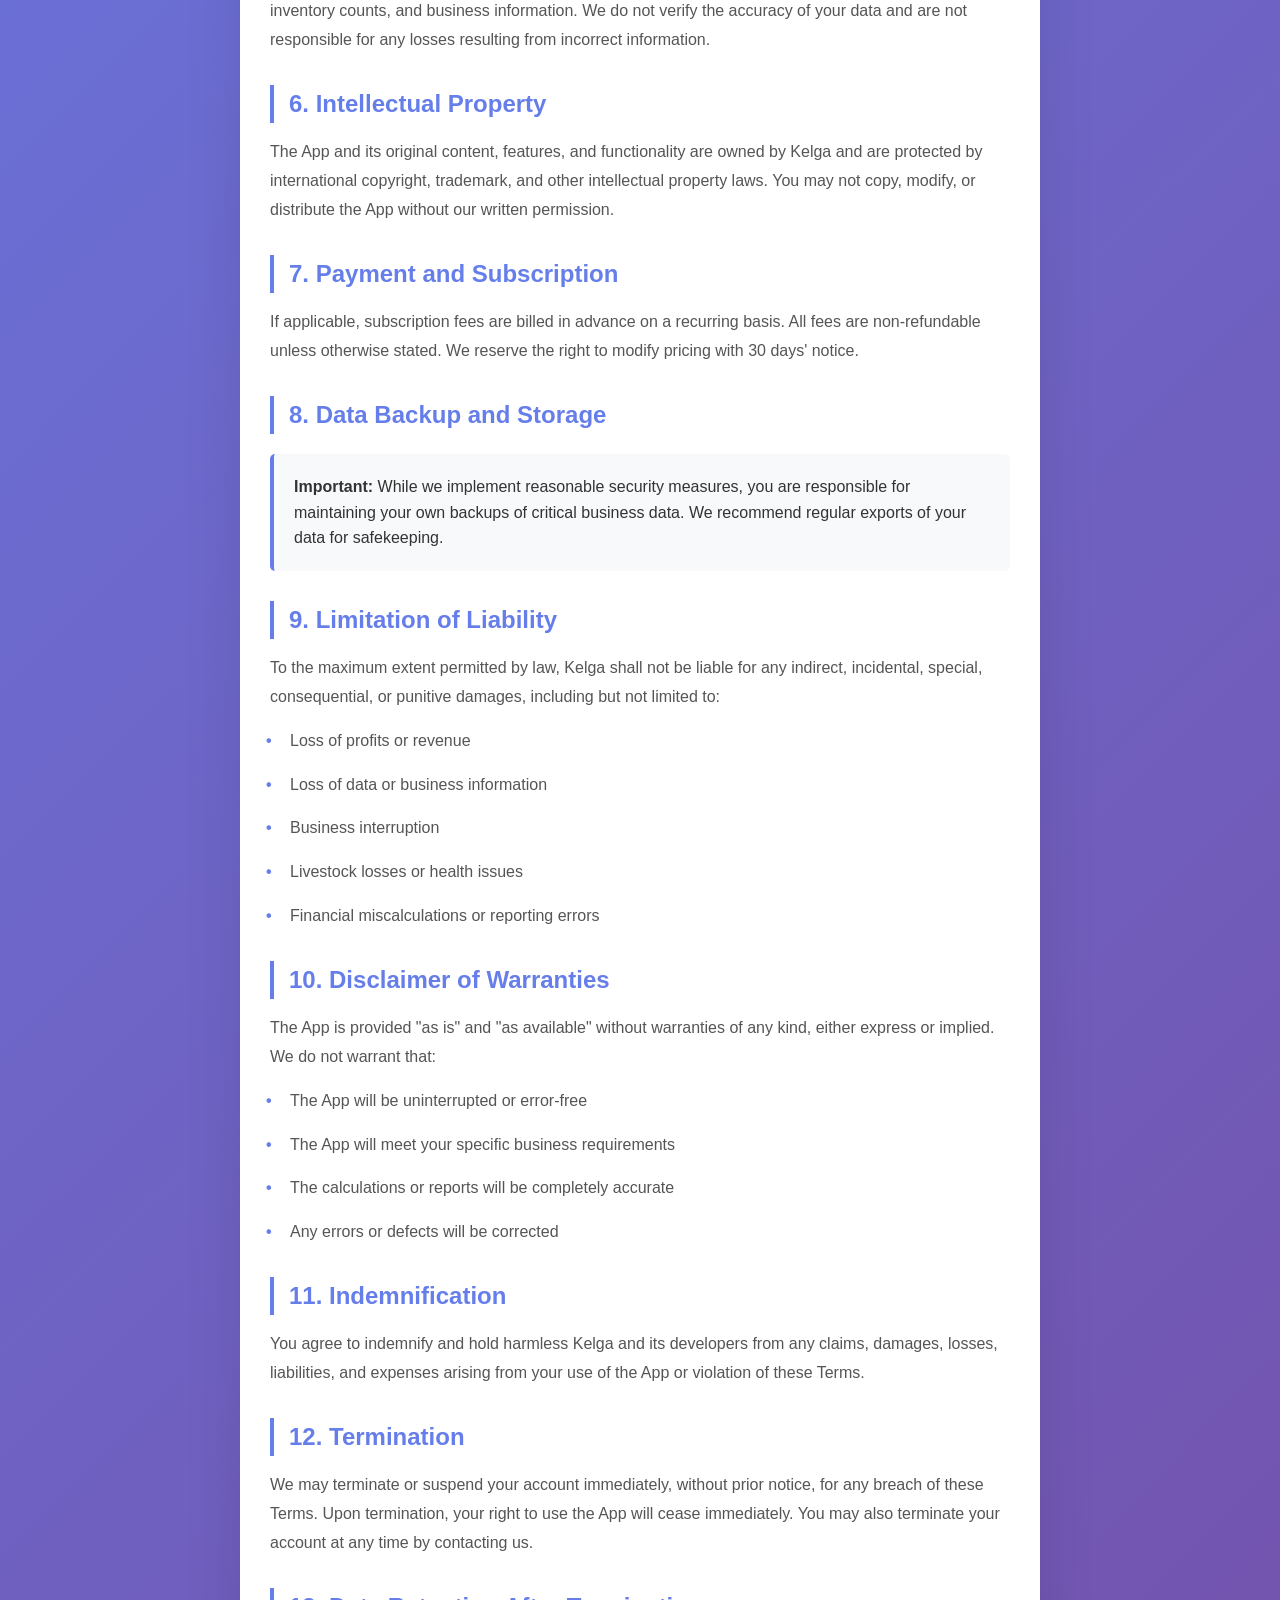
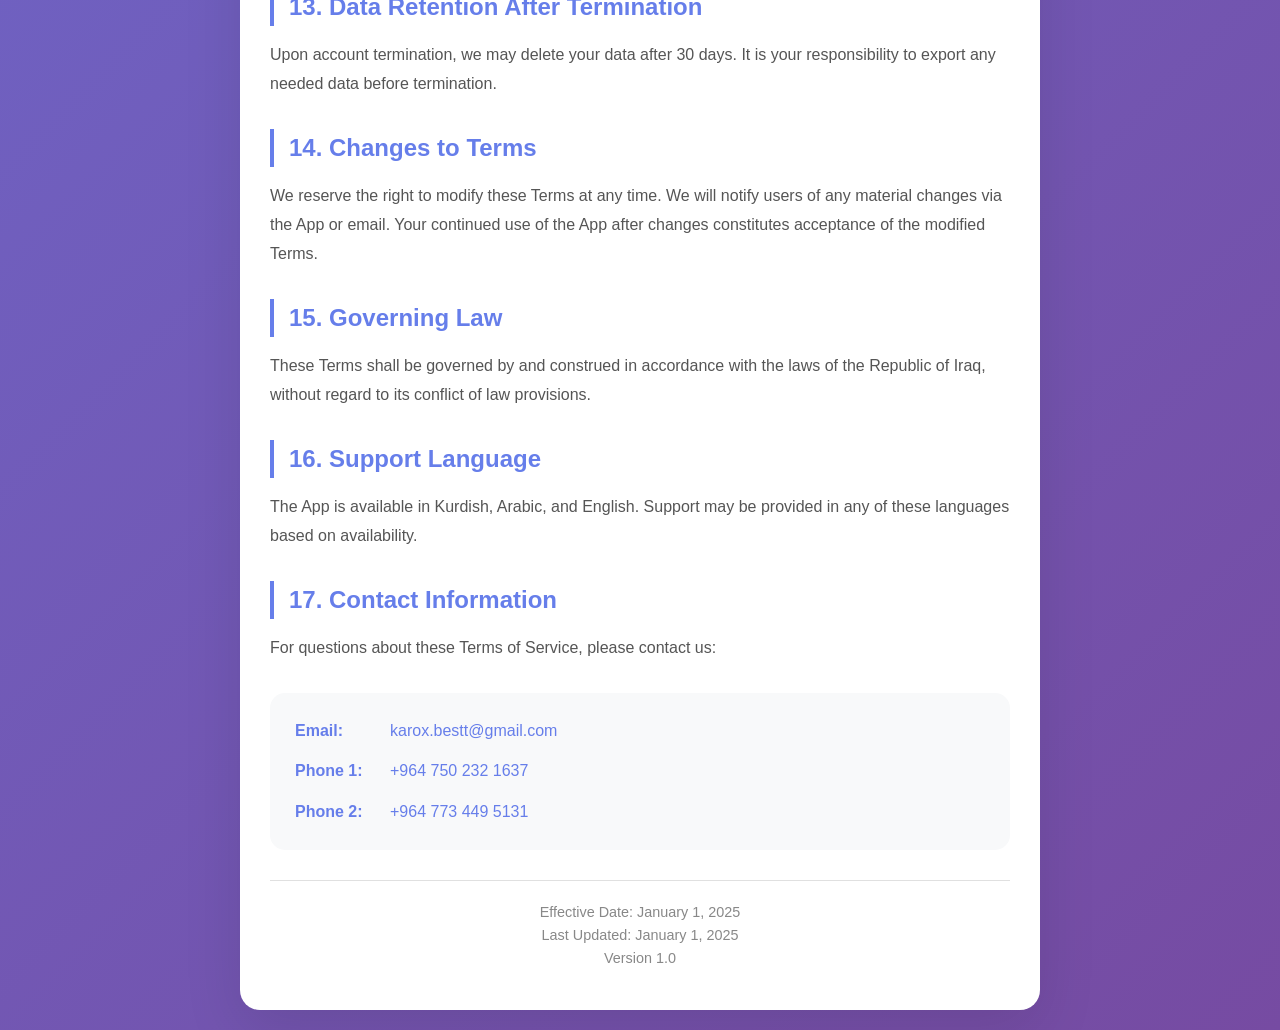
<file: terms.html>
<!DOCTYPE html>
<html lang="en">
<head>
    <meta charset="UTF-8">
    <meta name="viewport" content="width=device-width, initial-scale=1.0">
    <title>Terms of Service - Kelga</title>
    <style>
        * {
            margin: 0;
            padding: 0;
            box-sizing: border-box;
        }
        
        body {
            font-family: -apple-system, BlinkMacSystemFont, 'Segoe UI', Roboto, Oxygen, Ubuntu, sans-serif;
            line-height: 1.6;
            color: #333;
            background: linear-gradient(135deg, #667eea 0%, #764ba2 100%);
            min-height: 100vh;
            padding: 20px;
        }
        
        .container {
            max-width: 800px;
            margin: 0 auto;
            background: white;
            border-radius: 20px;
            box-shadow: 0 20px 60px rgba(0,0,0,0.1);
            overflow: hidden;
        }
        
        .header {
            background: linear-gradient(135deg, #667eea 0%, #764ba2 100%);
            color: white;
            padding: 40px 30px;
            text-align: center;
        }
        
        .app-name {
            font-size: 2.5em;
            font-weight: bold;
            margin-bottom: 10px;
        }
        
        .subtitle {
            font-size: 1.2em;
            opacity: 0.95;
        }
        
        .content {
            padding: 40px 30px;
        }
        
        h2 {
            color: #667eea;
            margin-top: 30px;
            margin-bottom: 15px;
            font-size: 1.5em;
            border-left: 4px solid #667eea;
            padding-left: 15px;
        }
        
        h2:first-child {
            margin-top: 0;
        }
        
        h3 {
            color: #764ba2;
            margin-top: 20px;
            margin-bottom: 10px;
            font-size: 1.2em;
        }
        
        p, li {
            margin-bottom: 15px;
            color: #555;
            line-height: 1.8;
        }
        
        ul {
            list-style: none;
            padding-left: 20px;
        }
        
        ul li:before {
            content: "•";
            color: #667eea;
            font-weight: bold;
            display: inline-block;
            width: 1.5em;
            margin-left: -1.5em;
        }
        
        .important-notice {
            background: #f8f9fa;
            border-left: 4px solid #667eea;
            padding: 20px;
            margin: 20px 0;
            border-radius: 5px;
        }
        
        .contact-section {
            background: #f8f9fa;
            border-radius: 15px;
            padding: 25px;
            margin-top: 30px;
        }
        
        .contact-info {
            display: flex;
            flex-direction: column;
            gap: 15px;
        }
        
        .contact-item {
            display: flex;
            align-items: center;
            gap: 15px;
            color: #555;
        }
        
        .contact-label {
            font-weight: 600;
            color: #667eea;
            min-width: 80px;
        }
        
        .contact-value {
            color: #333;
        }
        
        a {
            color: #667eea;
            text-decoration: none;
            transition: color 0.3s ease;
        }
        
        a:hover {
            color: #764ba2;
            text-decoration: underline;
        }
        
        .effective-date {
            text-align: center;
            color: #888;
            font-size: 0.9em;
            margin-top: 30px;
            padding-top: 20px;
            border-top: 1px solid #e0e0e0;
        }
        
        @media (max-width: 600px) {
            .container {
                border-radius: 0;
            }
            
            body {
                padding: 0;
            }
            
            .content {
                padding: 30px 20px;
            }
            
            .app-name {
                font-size: 2em;
            }
            
            .contact-item {
                flex-direction: column;
                align-items: flex-start;
                gap: 5px;
            }
        }
    </style>
</head>
<body>
    <div class="container">
        <div class="header">
            <div class="app-name">Kelga</div>
            <div class="subtitle">Terms of Service</div>
        </div>
        
        <div class="content">
            <h2>1. Acceptance of Terms</h2>
            <p>By downloading, installing, or using the Kelga application ("the App"), you agree to be bound by these Terms of Service ("Terms"). If you do not agree to these Terms, please do not use the App.</p>
            
            <h2>2. Description of Service</h2>
            <p>Kelga is a poultry farm management system that provides tools for:</p>
            <ul>
                <li>Inventory and livestock tracking</li>
                <li>Financial management and reporting</li>
                <li>Sales and purchase recording</li>
                <li>Employee management</li>
                <li>Health and vaccination tracking</li>
                <li>Feed and expense management</li>
            </ul>
            
            <h2>3. User Accounts</h2>
            <h3>3.1 Account Creation</h3>
            <p>You must provide accurate and complete information when creating an account. You are responsible for maintaining the confidentiality of your account credentials.</p>
            
            <h3>3.2 Account Security</h3>
            <p>You are responsible for all activities that occur under your account. Notify us immediately of any unauthorized use. The App includes automatic lockout features after multiple failed login attempts.</p>
            
            <h3>3.3 Multi-User Access</h3>
            <p>Administrators can grant access to employees with specific role-based permissions. The primary account holder is responsible for all user activities within their organization.</p>
            
            <h2>4. Acceptable Use</h2>
            <p>You agree to use Kelga only for lawful purposes and in accordance with these Terms. You agree not to:</p>
            <ul>
                <li>Use the App for any fraudulent or illegal activities</li>
                <li>Attempt to gain unauthorized access to the App or its systems</li>
                <li>Interfere with or disrupt the App's functionality</li>
                <li>Upload malicious code or harmful content</li>
                <li>Violate any applicable laws or regulations</li>
            </ul>
            
            <h2>5. Data Accuracy and Responsibility</h2>
            <p>You are solely responsible for the accuracy of all data entered into the App, including financial records, inventory counts, and business information. We do not verify the accuracy of your data and are not responsible for any losses resulting from incorrect information.</p>
            
            <h2>6. Intellectual Property</h2>
            <p>The App and its original content, features, and functionality are owned by Kelga and are protected by international copyright, trademark, and other intellectual property laws. You may not copy, modify, or distribute the App without our written permission.</p>
            
            <h2>7. Payment and Subscription</h2>
            <p>If applicable, subscription fees are billed in advance on a recurring basis. All fees are non-refundable unless otherwise stated. We reserve the right to modify pricing with 30 days' notice.</p>
            
            <h2>8. Data Backup and Storage</h2>
            <div class="important-notice">
                <strong>Important:</strong> While we implement reasonable security measures, you are responsible for maintaining your own backups of critical business data. We recommend regular exports of your data for safekeeping.
            </div>
            
            <h2>9. Limitation of Liability</h2>
            <p>To the maximum extent permitted by law, Kelga shall not be liable for any indirect, incidental, special, consequential, or punitive damages, including but not limited to:</p>
            <ul>
                <li>Loss of profits or revenue</li>
                <li>Loss of data or business information</li>
                <li>Business interruption</li>
                <li>Livestock losses or health issues</li>
                <li>Financial miscalculations or reporting errors</li>
            </ul>
            
            <h2>10. Disclaimer of Warranties</h2>
            <p>The App is provided "as is" and "as available" without warranties of any kind, either express or implied. We do not warrant that:</p>
            <ul>
                <li>The App will be uninterrupted or error-free</li>
                <li>The App will meet your specific business requirements</li>
                <li>The calculations or reports will be completely accurate</li>
                <li>Any errors or defects will be corrected</li>
            </ul>
            
            <h2>11. Indemnification</h2>
            <p>You agree to indemnify and hold harmless Kelga and its developers from any claims, damages, losses, liabilities, and expenses arising from your use of the App or violation of these Terms.</p>
            
            <h2>12. Termination</h2>
            <p>We may terminate or suspend your account immediately, without prior notice, for any breach of these Terms. Upon termination, your right to use the App will cease immediately. You may also terminate your account at any time by contacting us.</p>
            
            <h2>13. Data Retention After Termination</h2>
            <p>Upon account termination, we may delete your data after 30 days. It is your responsibility to export any needed data before termination.</p>
            
            <h2>14. Changes to Terms</h2>
            <p>We reserve the right to modify these Terms at any time. We will notify users of any material changes via the App or email. Your continued use of the App after changes constitutes acceptance of the modified Terms.</p>
            
            <h2>15. Governing Law</h2>
            <p>These Terms shall be governed by and construed in accordance with the laws of the Republic of Iraq, without regard to its conflict of law provisions.</p>
            
            <h2>16. Support Language</h2>
            <p>The App is available in Kurdish, Arabic, and English. Support may be provided in any of these languages based on availability.</p>
            
            <h2>17. Contact Information</h2>
            <p>For questions about these Terms of Service, please contact us:</p>
            
            <div class="contact-section">
                <div class="contact-info">
                    <div class="contact-item">
                        <span class="contact-label">Email:</span>
                        <span class="contact-value"><a href="mailto:karox.bestt@gmail.com">karox.bestt@gmail.com</a></span>
                    </div>
                    <div class="contact-item">
                        <span class="contact-label">Phone 1:</span>
                        <span class="contact-value"><a href="tel:+9647502321637">+964 750 232 1637</a></span>
                    </div>
                    <div class="contact-item">
                        <span class="contact-label">Phone 2:</span>
                        <span class="contact-value"><a href="tel:+9647734491531">+964 773 449 5131</a></span>
                    </div>
                </div>
            </div>
            
            <div class="effective-date">
                Effective Date: January 1, 2025<br>
                Last Updated: January 1, 2025<br>
                Version 1.0
            </div>
        </div>
    </div>
</body>
</html>
</file>
<file: css/styles.css>
/* Kelga landing — aligned with app onboarding (blue gradient, soft cards) */
:root {
  --blue: #1565c0;
  --blue-deep: #0d47a1;
  --blue-bright: #1e88e5;
  --surface: #ffffff;
  --bg-from: #f8fbff;
  --bg-to: #e8f0fe;
  --text: #1a237e;
  --text-muted: #5c6bc0;
  --shadow: 0 4px 24px rgba(21, 101, 192, 0.12);
  --shadow-hover: 0 8px 32px rgba(21, 101, 192, 0.18);
  --radius: 16px;
  --radius-sm: 12px;
}

*,
*::before,
*::after {
  box-sizing: border-box;
}

html {
  scroll-behavior: smooth;
}

body {
  margin: 0;
  min-height: 100vh;
  font-family: "Noto Kufi Arabic", system-ui, sans-serif;
  color: var(--text);
  background: linear-gradient(180deg, var(--bg-from) 0%, var(--bg-to) 45%, #dfe8f6 100%);
  line-height: 1.65;
}

body.lang-en {
  font-family: "Inter", system-ui, sans-serif;
}

a {
  color: var(--blue);
  text-decoration: none;
}

a:hover {
  text-decoration: underline;
}

img {
  max-width: 100%;
  height: auto;
}

.site-header {
  position: sticky;
  top: 0;
  z-index: 50;
  background: rgba(248, 251, 255, 0.92);
  backdrop-filter: blur(12px);
  border-bottom: 1px solid rgba(21, 101, 192, 0.1);
}

.header-inner {
  max-width: 1120px;
  margin: 0 auto;
  padding: 12px 20px;
  display: flex;
  align-items: center;
  justify-content: space-between;
  gap: 16px;
  flex-wrap: wrap;
}

.brand {
  display: flex;
  align-items: center;
  gap: 12px;
  font-weight: 700;
  font-size: 1.15rem;
  color: var(--text);
  text-decoration: none;
}

.brand:hover {
  text-decoration: none;
  opacity: 0.9;
}

.brand img {
  width: 40px;
  height: 40px;
  border-radius: 12px;
  box-shadow: var(--shadow);
}

.lang-switch {
  display: flex;
  gap: 6px;
  flex-wrap: wrap;
  align-items: center;
}

.lang-switch button {
  font: inherit;
  font-size: 0.85rem;
  font-weight: 600;
  padding: 8px 14px;
  border: 2px solid transparent;
  border-radius: 999px;
  background: #fff;
  color: var(--blue);
  cursor: pointer;
  box-shadow: 0 2px 8px rgba(21, 101, 192, 0.08);
  transition: transform 0.15s ease, box-shadow 0.15s ease, border-color 0.15s ease;
}

.lang-switch button:hover {
  transform: translateY(-1px);
  box-shadow: var(--shadow);
}

.lang-switch button[aria-pressed="true"] {
  background: linear-gradient(135deg, var(--blue-bright), var(--blue));
  color: #fff;
  border-color: rgba(255, 255, 255, 0.3);
  box-shadow: 0 4px 16px rgba(30, 136, 229, 0.35);
}

.nav-links {
  display: flex;
  gap: 20px;
  align-items: center;
}

.nav-links a {
  font-weight: 600;
  font-size: 0.9rem;
  color: var(--text-muted);
}

.nav-links a:hover {
  color: var(--blue);
}

main {
  max-width: 1120px;
  margin: 0 auto;
  padding: 32px 20px 80px;
}

.hero {
  display: grid;
  grid-template-columns: 1fr;
  gap: 40px;
  align-items: center;
  padding: 24px 0 48px;
}

@media (min-width: 900px) {
  .hero {
    grid-template-columns: 1.05fr 0.95fr;
    gap: 48px;
    padding: 48px 0 64px;
  }
}

.hero-copy h1 {
  margin: 0 0 16px;
  font-size: clamp(1.75rem, 4vw, 2.35rem);
  font-weight: 700;
  line-height: 1.25;
  color: var(--text);
}

.hero-copy .tagline {
  margin: 0 0 24px;
  font-size: 1.05rem;
  color: var(--text-muted);
  max-width: 36em;
}

.store-row {
  display: flex;
  flex-wrap: wrap;
  gap: 12px;
}

.btn-store {
  display: inline-flex;
  align-items: center;
  gap: 10px;
  padding: 12px 20px;
  border-radius: var(--radius-sm);
  font-weight: 700;
  font-size: 0.95rem;
  color: #fff;
  text-decoration: none;
  transition: transform 0.15s ease, box-shadow 0.15s ease;
}

.btn-store:hover {
  text-decoration: none;
  transform: translateY(-2px);
}

.btn-store--play {
  background: linear-gradient(135deg, #00c853, #009624);
  box-shadow: 0 4px 16px rgba(0, 150, 36, 0.35);
}

.btn-store--ios {
  background: linear-gradient(135deg, #5c6bc0, #3949ab);
  box-shadow: 0 4px 16px rgba(57, 73, 171, 0.35);
}

.btn-store svg {
  flex-shrink: 0;
}

.hero-visual {
  position: relative;
}

.hero-card {
  background: var(--surface);
  border-radius: 24px;
  padding: 28px;
  box-shadow: var(--shadow-hover);
  border: 1px solid rgba(21, 101, 192, 0.12);
}

.hero-card .badge {
  display: inline-block;
  padding: 6px 14px;
  border-radius: 999px;
  background: linear-gradient(135deg, #e3f2fd, #bbdefb);
  color: var(--blue-deep);
  font-size: 0.8rem;
  font-weight: 700;
  margin-bottom: 16px;
}

.hero-card ul {
  margin: 0;
  padding: 0;
  list-style: none;
}

.hero-card li {
  padding: 10px 0;
  padding-inline-start: 28px;
  position: relative;
  font-weight: 500;
  color: var(--text);
  border-bottom: 1px solid rgba(21, 101, 192, 0.08);
}

.hero-card li:last-child {
  border-bottom: none;
}

.hero-card li::before {
  content: "";
  position: absolute;
  inset-inline-start: 0;
  top: 50%;
  transform: translateY(-50%);
  width: 10px;
  height: 10px;
  border-radius: 50%;
  background: linear-gradient(135deg, var(--blue-bright), var(--blue));
}

.section-title {
  text-align: center;
  margin: 56px 0 12px;
  font-size: 1.5rem;
  font-weight: 700;
}

.section-sub {
  text-align: center;
  margin: 0 auto 36px;
  max-width: 520px;
  color: var(--text-muted);
  font-size: 1rem;
}

.features {
  display: grid;
  grid-template-columns: 1fr;
  gap: 20px;
}

@media (min-width: 640px) {
  .features {
    grid-template-columns: repeat(2, 1fr);
  }
}

@media (min-width: 960px) {
  .features {
    grid-template-columns: repeat(3, 1fr);
  }
}

.feature-card {
  background: var(--surface);
  border-radius: var(--radius);
  padding: 24px;
  box-shadow: var(--shadow);
  border: 1px solid rgba(21, 101, 192, 0.1);
  transition: transform 0.2s ease, box-shadow 0.2s ease;
}

.feature-card:hover {
  transform: translateY(-4px);
  box-shadow: var(--shadow-hover);
}

.feature-card .icon {
  width: 48px;
  height: 48px;
  border-radius: 14px;
  background: linear-gradient(135deg, #e3f2fd, #90caf9);
  display: flex;
  align-items: center;
  justify-content: center;
  font-size: 1.4rem;
  margin-bottom: 14px;
}

.feature-card h3 {
  margin: 0 0 8px;
  font-size: 1.05rem;
  font-weight: 700;
}

.feature-card p {
  margin: 0;
  font-size: 0.92rem;
  color: var(--text-muted);
}

.cta-band {
  margin-top: 64px;
  padding: 40px 28px;
  border-radius: 24px;
  background: linear-gradient(135deg, var(--blue-bright), var(--blue));
  color: #fff;
  text-align: center;
  box-shadow: 0 12px 40px rgba(21, 101, 192, 0.35);
}

.cta-band h2 {
  margin: 0 0 12px;
  font-size: 1.35rem;
}

.cta-band p {
  margin: 0 0 24px;
  opacity: 0.95;
  max-width: 480px;
  margin-inline: auto;
}

.cta-band .store-row {
  justify-content: center;
}

.cta-band .btn-store {
  background: #fff;
  color: var(--blue);
  box-shadow: 0 4px 20px rgba(0, 0, 0, 0.15);
}

.cta-band .btn-store:hover {
  background: #f5f5f5;
}

.pricing-section {
  margin-top: 48px;
}

.pricing-section > .section-title {
  margin-top: 32px;
}

.pricing-intro {
  text-align: center;
  margin: 0 auto 28px;
  max-width: 560px;
  color: var(--text-muted);
  font-size: 1rem;
}

.pricing-grid {
  display: grid;
  grid-template-columns: 1fr;
  gap: 20px;
  max-width: 720px;
  margin: 0 auto 32px;
}

@media (min-width: 640px) {
  .pricing-grid {
    grid-template-columns: repeat(2, 1fr);
  }
}

.plan-card {
  background: var(--surface);
  border-radius: var(--radius);
  padding: 24px;
  box-shadow: var(--shadow);
  border: 2px solid rgba(21, 101, 192, 0.12);
  display: flex;
  flex-direction: column;
  gap: 12px;
}

.plan-card--featured {
  border-color: var(--blue-bright);
  box-shadow: var(--shadow-hover);
}

.plan-card h3 {
  margin: 0;
  font-size: 1.1rem;
  font-weight: 700;
}

.plan-card .price {
  margin: 0;
  font-size: 1.35rem;
  font-weight: 700;
  color: var(--blue-deep);
}

.plan-card .plan-msg {
  margin: 0;
  font-size: 0.85rem;
  color: var(--text-muted);
  line-height: 1.5;
  padding: 12px;
  background: rgba(21, 101, 192, 0.06);
  border-radius: var(--radius-sm);
}

.btn-whatsapp {
  display: inline-flex;
  align-items: center;
  justify-content: center;
  gap: 8px;
  margin-top: auto;
  padding: 12px 16px;
  border-radius: var(--radius-sm);
  font-weight: 700;
  font-size: 0.9rem;
  color: #fff;
  background: linear-gradient(135deg, #25d366, #128c7e);
  text-decoration: none;
  transition: transform 0.15s ease, box-shadow 0.15s ease;
}

.btn-whatsapp:hover {
  text-decoration: none;
  transform: translateY(-2px);
  box-shadow: 0 6px 20px rgba(37, 211, 102, 0.45);
}

.contact-disclosure {
  max-width: 640px;
  margin: 8px auto 0;
  border: none;
}

.contact-disclosure__summary {
  list-style: none;
  cursor: pointer;
  display: flex;
  align-items: center;
  justify-content: space-between;
  gap: 12px;
  padding: 16px 20px;
  background: var(--surface);
  border-radius: var(--radius);
  box-shadow: var(--shadow);
  border: 2px solid rgba(21, 101, 192, 0.15);
  font-weight: 700;
  font-size: 1rem;
  color: var(--text);
  transition: box-shadow 0.2s ease, border-color 0.2s ease;
}

.contact-disclosure__summary::-webkit-details-marker {
  display: none;
}

.contact-disclosure__summary:hover {
  border-color: var(--blue-bright);
  box-shadow: var(--shadow-hover);
}

.contact-disclosure__chev {
  flex-shrink: 0;
  width: 10px;
  height: 10px;
  border-inline-end: 2px solid var(--blue);
  border-block-end: 2px solid var(--blue);
  transform: rotate(45deg);
  margin-block-end: 4px;
  opacity: 0.75;
  transition: transform 0.25s ease;
}

.contact-disclosure[open] .contact-disclosure__chev {
  transform: rotate(225deg);
  margin-block-end: -2px;
}

.contact-block {
  max-width: 640px;
  margin: 0 auto;
  padding: 28px;
  background: var(--surface);
  border-radius: var(--radius);
  box-shadow: var(--shadow);
  border: 1px solid rgba(21, 101, 192, 0.1);
}

.contact-block--panel {
  margin-top: 14px;
  border-radius: var(--radius);
}

.contact-block h3 {
  margin: 0 0 16px;
  font-size: 1.15rem;
  text-align: center;
}

.contact-list {
  margin: 0;
  padding: 0;
  list-style: none;
  display: flex;
  flex-direction: column;
  gap: 12px;
}

.contact-list li {
  display: flex;
  flex-wrap: wrap;
  align-items: baseline;
  gap: 8px 12px;
  padding: 10px 0;
  border-bottom: 1px solid rgba(21, 101, 192, 0.08);
}

.contact-list li:last-child {
  border-bottom: none;
}

.contact-list .label {
  font-weight: 700;
  min-width: 7em;
  color: var(--text);
}

.contact-list a {
  font-weight: 600;
  word-break: break-all;
}

.site-footer {
  max-width: 1120px;
  margin: 0 auto;
  padding: 32px 20px 40px;
  text-align: center;
  font-size: 0.88rem;
  color: var(--text-muted);
  border-top: 1px solid rgba(21, 101, 192, 0.12);
}

.site-footer a {
  font-weight: 600;
}

/* Privacy page prose */
.prose {
  max-width: 720px;
  margin: 0 auto;
  background: var(--surface);
  padding: 32px 28px;
  border-radius: var(--radius);
  box-shadow: var(--shadow);
}

.prose h1 {
  margin-top: 0;
  font-size: 1.5rem;
}

.prose h2 {
  font-size: 1.15rem;
  margin-top: 1.75rem;
}

.prose p {
  color: var(--text-muted);
}

.lang-note {
  font-size: 0.85rem;
  color: var(--text-muted);
  margin-top: 24px;
  padding-top: 20px;
  border-top: 1px solid rgba(21, 101, 192, 0.1);
}
</file>
